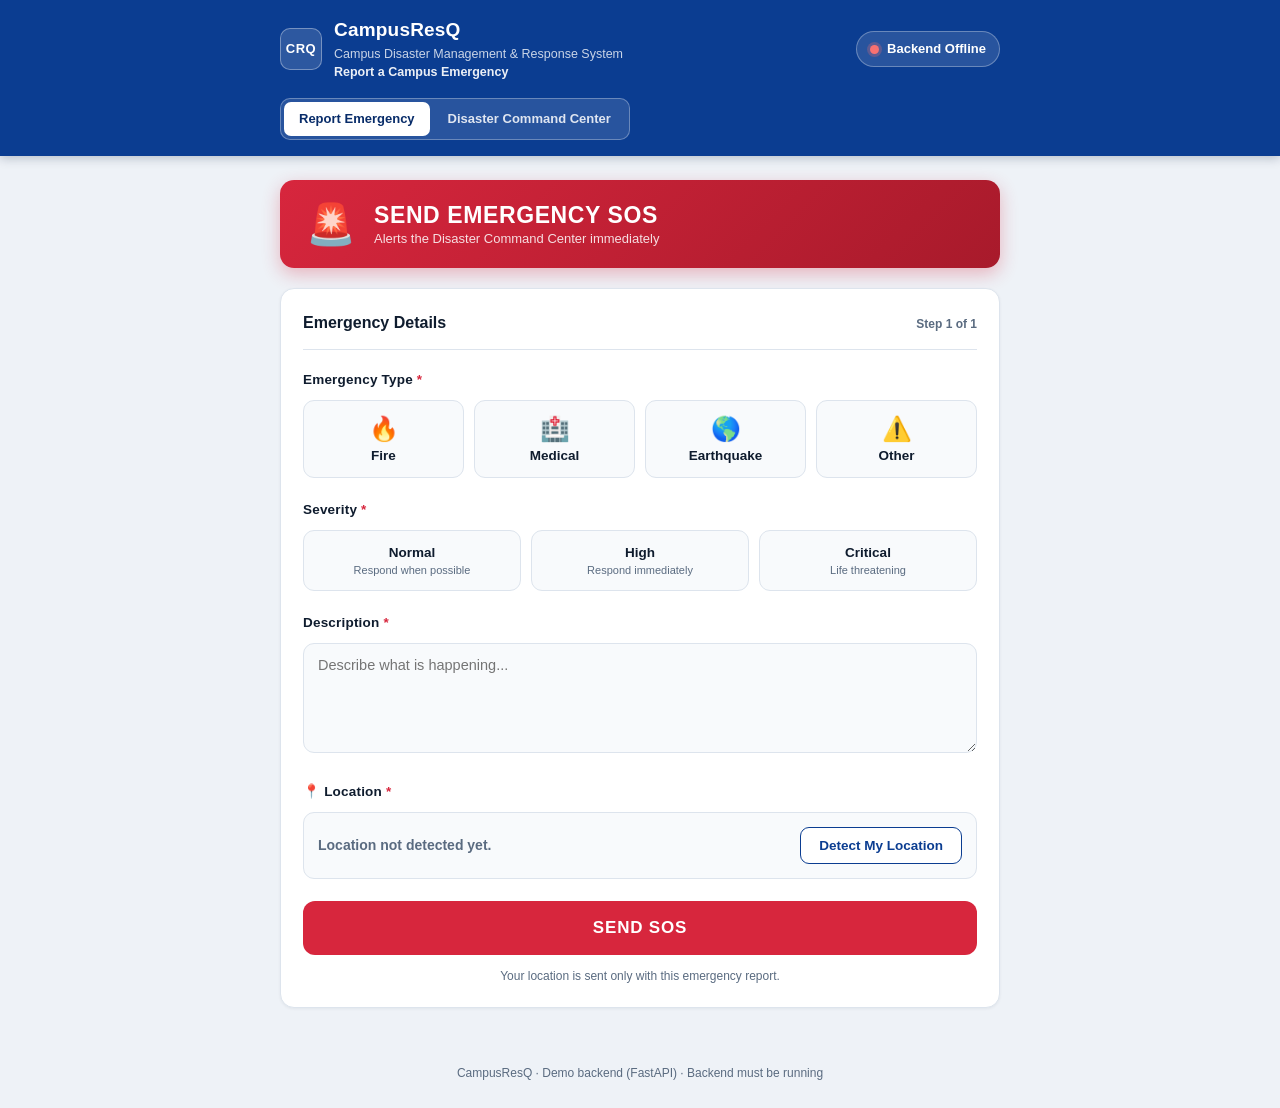
<file: frontend/index.html>
<!DOCTYPE html>
<html lang="en">
<head>
    <meta charset="UTF-8">
    <meta name="viewport" content="width=device-width, initial-scale=1.0">
    <title>CampusResQ · Campus Disaster Management</title>

    <link rel="stylesheet" href="style.css">
</head>

<body>

    <header class="app-header">
        <div class="app-header-inner">
            <div class="brand">
                <span class="brand-mark">CRQ</span>
                <div class="brand-text">
                    <h1>CampusResQ</h1>
                    <p>Campus Disaster Management &amp; Response System</p>
                    <p class="brand-sub">Report a Campus Emergency</p>
                </div>
            </div>
            <div class="status-chip" id="systemStatus">
                <span class="status-dot"></span>
                <span id="systemStatusText">System Online</span>
            </div>

            <nav class="view-nav" aria-label="Views">
                <a class="view-nav-link active" href="index.html">Report Emergency</a>
                <a class="view-nav-link" href="command-center.html">Disaster Command Center</a>
            </nav>
        </div>
    </header>

    <main class="container">

        <section class="card sos-card">
            <button type="button" id="sosButton" class="sos-button">
                <span class="sos-button-icon">🚨</span>
                <span class="sos-button-text">
                    <strong>SEND EMERGENCY SOS</strong>
                    <small>Alerts the Disaster Command Center immediately</small>
                </span>
            </button>
        </section>

        <section class="card form-card" id="sosForm">

            <div class="card-header">
                <h2>Emergency Details</h2>
                <span class="step-label">Step 1 of 1</span>
            </div>

            <div class="field">
                <label class="field-label">Emergency Type <span class="required">*</span></label>
                <div class="option-grid" id="typeGroup" role="radiogroup" aria-label="Emergency type">
                    <button type="button" class="option-card" data-type="Fire" role="radio" aria-checked="false">
                        <span class="option-icon">🔥</span>
                        <span class="option-name">Fire</span>
                    </button>
                    <button type="button" class="option-card" data-type="Medical" role="radio" aria-checked="false">
                        <span class="option-icon">🏥</span>
                        <span class="option-name">Medical</span>
                    </button>
                    <button type="button" class="option-card" data-type="Earthquake" role="radio" aria-checked="false">
                        <span class="option-icon">🌎</span>
                        <span class="option-name">Earthquake</span>
                    </button>
                    <button type="button" class="option-card" data-type="Other" role="radio" aria-checked="false">
                        <span class="option-icon">⚠️</span>
                        <span class="option-name">Other</span>
                    </button>
                </div>
                <p class="field-error" id="typeError"></p>
            </div>

            <div class="field">
                <label class="field-label">Severity <span class="required">*</span></label>
                <div class="option-grid severity-grid" id="severityGroup" role="radiogroup" aria-label="Severity">
                    <button type="button" class="option-card severity-normal" data-severity="Normal" role="radio" aria-checked="false">
                        <span class="option-name">Normal</span>
                        <small>Respond when possible</small>
                    </button>
                    <button type="button" class="option-card severity-high" data-severity="High" role="radio" aria-checked="false">
                        <span class="option-name">High</span>
                        <small>Respond immediately</small>
                    </button>
                    <button type="button" class="option-card severity-critical" data-severity="Critical" role="radio" aria-checked="false">
                        <span class="option-name">Critical</span>
                        <small>Life threatening</small>
                    </button>
                </div>
                <p class="field-error" id="severityError"></p>
            </div>

            <div class="field hidden" id="incidentTextField">
                <label class="field-label" for="incidentText">What happened? <span class="required">*</span></label>
                <input
                    type="text"
                    id="incidentText"
                    placeholder="e.g. Accident, gas leak, security threat..."
                    autocomplete="off"
                >
                <p class="field-hint">Helps the Disaster Command Center recommend the right response team.</p>
                <p class="field-error" id="incidentTextError"></p>
            </div>

            <div class="field">
                <label class="field-label" for="description">Description <span class="required">*</span></label>
                <textarea
                    id="description"
                    placeholder="Describe what is happening..."
                    rows="4"
                ></textarea>
                <p class="field-error" id="descriptionError"></p>
            </div>

            <div class="field">
                <label class="field-label">📍 Location <span class="required">*</span></label>
                <div class="location-box">
                    <p class="location-value" id="locationText">Location not detected yet.</p>
                    <button type="button" id="locationBtn" class="btn-secondary">Detect My Location</button>
                </div>
                <p class="field-error" id="locationError"></p>
            </div>

            <button type="button" id="sendBtn" class="btn-send">SEND SOS</button>

            <p class="form-note">Your location is sent only with this emergency report.</p>
        </section>

        <section class="card response-card hidden" id="responseCard">
            <div class="response-head">
                <span class="response-icon">✅</span>
                <h2 id="responseTitle">Emergency reported successfully.</h2>
            </div>

            <dl class="response-list">
                <div class="response-row">
                    <dt>Request Status</dt>
                    <dd id="responseStatus">—</dd>
                </div>
                <div class="response-row">
                    <dt>Emergency Type</dt>
                    <dd id="responseType">—</dd>
                </div>
                <div class="response-row">
                    <dt>Severity</dt>
                    <dd id="responseSeverity">—</dd>
                </div>
                <div class="response-row">
                    <dt>Location</dt>
                    <dd id="responseLocation">—</dd>
                </div>
                <div class="response-row hidden" id="responseRecommendationRow">
                    <dt>Recommended Response</dt>
                    <dd id="responseRecommendation">—</dd>
                </div>
                <div class="response-row">
                    <dt>Incident ID</dt>
                    <dd id="responseIncident">—</dd>
                </div>
            </dl>

            <button type="button" id="resetBtn" class="btn-secondary">Report Another Emergency</button>
        </section>

        <section class="card error-card hidden" id="errorCard">
            <div class="error-head">
                <span class="error-icon">⚠️</span>
                <h2>Could not send emergency report</h2>
            </div>
            <p id="errorMessage">Something went wrong. Please try again.</p>
        </section>

    </main>

    <footer class="app-footer">
                <span id="demoNote">CampusResQ · Demo backend (FastAPI) · Backend must be running</span>
    </footer>

    <script src="app.js"></script>
</body>
</html>
</file>
<file: frontend/style.css>
* {
    box-sizing: border-box;
    margin: 0;
    padding: 0;
}

:root {
    --bg: #eef2f7;
    --surface: #ffffff;
    --ink: #0f1c2e;
    --ink-soft: #5a6b80;
    --line: #dde4ed;
    --brand: #0b3d91;
    --brand-dark: #082c69;
    --danger: #d7263d;
    --danger-dark: #a81a2b;
    --warn: #c77700;
    --ok: #1b7f4d;
}

body {
    min-height: 100vh;
    display: flex;
    flex-direction: column;
    font-family: "Segoe UI", Roboto, Helvetica, Arial, sans-serif;
    background: var(--bg);
    color: var(--ink);
    line-height: 1.5;
}

.hidden {
    display: none !important;
}

/* ---------- Header ---------- */

.app-header {
    background: var(--brand);
    color: #fff;
    box-shadow: 0 2px 10px rgba(8, 29, 61, .25);
}

.app-header-inner {
    max-width: 760px;
    margin: 0 auto;
    padding: 16px 20px;
    display: flex;
    align-items: center;
    justify-content: space-between;
    gap: 16px;
    flex-wrap: wrap;
}

.brand {
    display: flex;
    align-items: center;
    gap: 12px;
}

.brand-mark {
    display: grid;
    place-items: center;
    width: 42px;
    height: 42px;
    border-radius: 10px;
    background: rgba(255, 255, 255, .14);
    border: 1px solid rgba(255, 255, 255, .35);
    font-size: 13px;
    font-weight: 700;
    letter-spacing: .5px;
}

.brand-text h1 {
    font-size: 19px;
    font-weight: 700;
    letter-spacing: .2px;
}

.brand-text p {
    font-size: 12.5px;
    color: rgba(255, 255, 255, .78);
}

.brand-text p.brand-sub {
    font-weight: 700;
    color: rgba(255, 255, 255, .92);
}

.status-chip {
    display: inline-flex;
    align-items: center;
    gap: 8px;
    padding: 7px 13px;
    border-radius: 999px;
    background: rgba(255, 255, 255, .12);
    border: 1px solid rgba(255, 255, 255, .3);
    font-size: 13px;
    font-weight: 600;
    white-space: nowrap;
}

.status-dot {
    width: 9px;
    height: 9px;
    border-radius: 50%;
    background: #4ade80;
    box-shadow: 0 0 0 3px rgba(74, 222, 128, .25);
}

.status-chip.is-offline .status-dot {
    background: #f87171;
    box-shadow: 0 0 0 3px rgba(248, 113, 113, .25);
}

/* ---------- View navigation ---------- */

.view-nav {
    display: inline-flex;
    padding: 3px;
    gap: 3px;
    background: rgba(255, 255, 255, .12);
    border: 1px solid rgba(255, 255, 255, .3);
    border-radius: 10px;
}

.view-nav-link {
    padding: 7px 15px;
    border-radius: 7px;
    font-size: 13px;
    font-weight: 700;
    color: rgba(255, 255, 255, .85);
    text-decoration: none;
    white-space: nowrap;
}

.view-nav-link:hover {
    background: rgba(255, 255, 255, .16);
    color: #fff;
}

.view-nav-link.active {
    background: #fff;
    color: var(--brand-dark);
}

/* ---------- Layout ---------- */

.container {
    flex: 1;
    width: 100%;
    max-width: 760px;
    margin: 0 auto;
    padding: 24px 20px 40px;
    display: flex;
    flex-direction: column;
    gap: 20px;
}

.card {
    background: var(--surface);
    border: 1px solid var(--line);
    border-radius: 14px;
    padding: 22px;
    box-shadow: 0 1px 3px rgba(15, 28, 46, .06);
}

.card-header {
    display: flex;
    align-items: baseline;
    justify-content: space-between;
    gap: 12px;
    margin-bottom: 20px;
    padding-bottom: 14px;
    border-bottom: 1px solid var(--line);
}

.card-header h2 {
    font-size: 16px;
    font-weight: 700;
}

.step-label {
    font-size: 12px;
    color: var(--ink-soft);
    font-weight: 600;
}

/* ---------- SOS button ---------- */

.sos-card {
    padding: 0;
    border: none;
    background: transparent;
    box-shadow: none;
}

.sos-button {
    width: 100%;
    display: flex;
    align-items: center;
    gap: 18px;
    padding: 22px 26px;
    border: none;
    border-radius: 14px;
    background: linear-gradient(135deg, var(--danger) 0%, var(--danger-dark) 100%);
    color: #fff;
    text-align: left;
    cursor: pointer;
    box-shadow: 0 6px 18px rgba(215, 38, 61, .3);
}

.sos-button:hover {
    background: linear-gradient(135deg, #e03349 0%, #b81f30 100%);
}

.sos-button:focus-visible {
    outline: 3px solid #1b3f8f;
    outline-offset: 3px;
}

.sos-button-icon {
    font-size: 40px;
    line-height: 1;
}

.sos-button-text strong {
    display: block;
    font-size: 23px;
    font-weight: 800;
    letter-spacing: .6px;
}

.sos-button-text small {
    display: block;
    font-size: 13px;
    color: rgba(255, 255, 255, .85);
    margin-top: 2px;
}

/* ---------- Fields ---------- */

.field {
    margin-bottom: 22px;
}

.field-label {
    display: block;
    font-size: 13.5px;
    font-weight: 700;
    margin-bottom: 10px;
    letter-spacing: .2px;
}

.required {
    color: var(--danger);
}

.option-grid {
    display: grid;
    grid-template-columns: repeat(4, 1fr);
    gap: 10px;
}

.severity-grid {
    grid-template-columns: repeat(3, 1fr);
}

.option-card {
    display: flex;
    flex-direction: column;
    align-items: center;
    justify-content: center;
    gap: 4px;
    padding: 14px 10px;
    background: #f8fafc;
    border: 1.5px solid var(--line);
    border-radius: 11px;
    cursor: pointer;
    font-family: inherit;
    color: var(--ink);
    transition: border-color .12s, background .12s;
}

.option-card:hover {
    border-color: #9db2cc;
    background: #f1f5fa;
}

.option-card:focus-visible {
    outline: 2px solid var(--brand);
    outline-offset: 2px;
}

.option-icon {
    font-size: 24px;
    line-height: 1.2;
}

.option-name {
    font-size: 13.5px;
    font-weight: 700;
}

.option-card small {
    font-size: 11px;
    color: var(--ink-soft);
}

.option-card.selected {
    background: #eaf1fc;
    border-color: var(--brand);
    box-shadow: inset 0 0 0 1px var(--brand);
}

.option-card.severity-normal.selected {
    background: #e9f7ef;
    border-color: var(--ok);
    box-shadow: inset 0 0 0 1px var(--ok);
}

.option-card.severity-high.selected {
    background: #fdf3e3;
    border-color: var(--warn);
    box-shadow: inset 0 0 0 1px var(--warn);
}

.option-card.severity-critical.selected {
    background: #fdeaec;
    border-color: var(--danger);
    box-shadow: inset 0 0 0 1px var(--danger);
}

input[type="text"] {
    width: 100%;
    padding: 13px 14px;
    font-family: inherit;
    font-size: 14.5px;
    color: var(--ink);
    background: #f8fafc;
    border: 1.5px solid var(--line);
    border-radius: 11px;
}

input[type="text"]:focus {
    outline: none;
    border-color: var(--brand);
    background: #fff;
}

input[type="text"].invalid {
    border-color: var(--danger);
}

.field-hint {
    margin-top: 7px;
    font-size: 12px;
    color: var(--ink-soft);
}

textarea {
    width: 100%;
    padding: 13px 14px;
    font-family: inherit;
    font-size: 14.5px;
    color: var(--ink);
    background: #f8fafc;
    border: 1.5px solid var(--line);
    border-radius: 11px;
    resize: vertical;
    min-height: 110px;
}

textarea:focus {
    outline: none;
    border-color: var(--brand);
    background: #fff;
}

textarea.invalid,
.location-box.invalid {
    border-color: var(--danger);
}

.field-error {
    display: none;
    margin-top: 8px;
    font-size: 12.5px;
    font-weight: 600;
    color: var(--danger);
}

.field-error.visible {
    display: block;
}

/* ---------- Location ---------- */

.location-box {
    display: flex;
    align-items: center;
    justify-content: space-between;
    gap: 14px;
    flex-wrap: wrap;
    padding: 14px;
    background: #f8fafc;
    border: 1.5px solid var(--line);
    border-radius: 11px;
}

.location-value {
    font-size: 14px;
    font-weight: 600;
    color: var(--ink-soft);
    word-break: break-word;
}

.location-value.ready {
    color: var(--ok);
    font-variant-numeric: tabular-nums;
}

.location-value.failed {
    color: var(--danger);
}

/* ---------- Buttons ---------- */

.btn-send {
    width: 100%;
    padding: 17px 24px;
    font-family: inherit;
    font-size: 17px;
    font-weight: 800;
    letter-spacing: .8px;
    color: #fff;
    background: var(--danger);
    border: none;
    border-radius: 12px;
    cursor: pointer;
    transition: background .12s;
}

.btn-send:hover:not(:disabled) {
    background: var(--danger-dark);
}

.btn-send:disabled {
    background: #b9c3d0;
    cursor: not-allowed;
}

.btn-secondary {
    padding: 10px 18px;
    font-family: inherit;
    font-size: 13.5px;
    font-weight: 700;
    color: var(--brand);
    background: #fff;
    border: 1.5px solid var(--brand);
    border-radius: 9px;
    cursor: pointer;
    white-space: nowrap;
}

.btn-secondary:hover:not(:disabled) {
    background: #eaf1fc;
}

.btn-secondary:disabled {
    opacity: .6;
    cursor: progress;
}

.btn-secondary:focus-visible {
    outline: 2px solid var(--brand);
    outline-offset: 2px;
}

.form-note {
    margin-top: 12px;
    font-size: 12px;
    color: var(--ink-soft);
    text-align: center;
}

/* ---------- Response ---------- */

.response-card {
    border-left: 4px solid var(--ok);
}

.response-head {
    display: flex;
    align-items: center;
    gap: 12px;
    margin-bottom: 18px;
}

.response-icon {
    font-size: 28px;
}

.response-head h2 {
    font-size: 18px;
    font-weight: 700;
    color: var(--ok);
}

.response-list {
    display: flex;
    flex-direction: column;
    gap: 1px;
    background: var(--line);
    border: 1px solid var(--line);
    border-radius: 10px;
    overflow: hidden;
    margin-bottom: 18px;
}

.response-row {
    display: flex;
    justify-content: space-between;
    gap: 14px;
    padding: 12px 15px;
    background: #fff;
    flex-wrap: wrap;
}

.response-row dt {
    font-size: 12.5px;
    font-weight: 700;
    color: var(--ink-soft);
    text-transform: uppercase;
    letter-spacing: .4px;
}

.response-row dd {
    font-size: 14px;
    font-weight: 700;
    text-align: right;
    word-break: break-word;
}

.error-card {
    border-left: 4px solid var(--danger);
    background: #fdf3f4;
}

.error-head {
    display: flex;
    align-items: center;
    gap: 12px;
    margin-bottom: 8px;
}

.error-head h2 {
    font-size: 17px;
    font-weight: 700;
    color: var(--danger);
}

.error-card p {
    font-size: 14px;
    color: #7a1d29;
}

/* ---------- Footer ---------- */

.app-footer {
    padding: 16px 20px 26px;
    text-align: center;
    font-size: 12px;
    color: var(--ink-soft);
}

/* ---------- Responsive ---------- */

@media (max-width: 620px) {
    .option-grid {
        grid-template-columns: repeat(2, 1fr);
    }

    .severity-grid {
        grid-template-columns: 1fr;
    }

    .sos-button {
        flex-direction: column;
        text-align: center;
        gap: 8px;
        padding: 20px 18px;
    }

    .sos-button-text strong {
        font-size: 20px;
    }

    .app-header-inner {
        justify-content: center;
        text-align: center;
    }

    .card {
        padding: 18px;
    }
}
</file>
